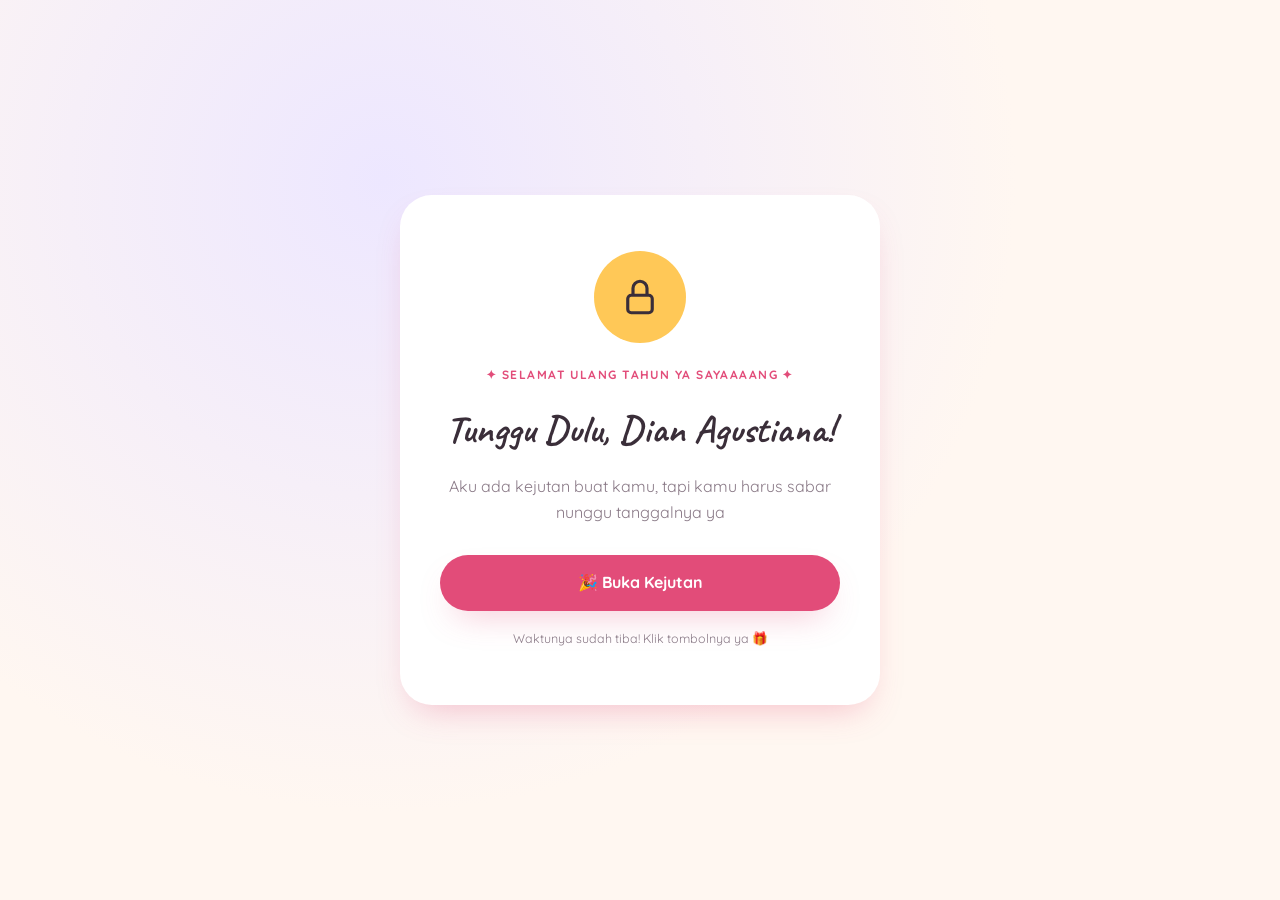
<file: index.html>
<!doctype html>
<html lang="id">
  <head>
    <meta charset="UTF-8" />
    <meta name="viewport" content="width=device-width, initial-scale=1.0" />
    <title>Selamat Ulang Tahun Sayaaaang 🔒</title>

    <link rel="preconnect" href="https://fonts.googleapis.com" />
    <link rel="preconnect" href="https://fonts.gstatic.com" crossorigin />
    <link
      href="https://fonts.googleapis.com/css2?family=Caveat:wght@600;700&family=Quicksand:wght@400;500;600;700&display=swap"
      rel="stylesheet"
    />

    <link rel="stylesheet" href="style.css" />
  </head>
  <body class="gembok-body">
    <div class="floating-decor" id="floatingHearts" aria-hidden="true"></div>

    <main class="gembok-card">
      <div class="gembok-icon-wrap" id="gemboklconWrap">
        <svg
          class="gembok-icon"
          id="gembokIcon"
          viewBox="0 0 24 24"
          aria-hidden="true"
        >
          <rect x="5" y="11" width="14" height="10" rx="2" />
          <path d="M8 11V7a4 4 0 0 1 8 0v4" />
        </svg>
      </div>

      <p class="gembok-eyebrow">✦ Selamat Ulang Tahun Ya Sayaaaang ✦</p>
      <h1 class="gembok-title">
        Tunggu Dulu, <span data-nama-pasangan>Sayang</span>!
      </h1>
      <p class="gembok-desc" id="pesanKunci">Ada kejutan buat kamu...</p>

      <div class="countdown" id="countdown">
        <div class="cd-item">
          <span class="cd-num" id="cdHari">00</span>
          <span class="cd-label">Hari</span>
        </div>
        <div class="cd-item">
          <span class="cd-num" id="cdJam">00</span>
          <span class="cd-label">Jam</span>
        </div>
        <div class="cd-item">
          <span class="cd-num" id="cdMenit">00</span>
          <span class="cd-label">Menit</span>
        </div>
        <div class="cd-item">
          <span class="cd-num" id="cdDetik">00</span>
          <span class="cd-label">Detik</span>
        </div>
      </div>

      <button class="btn btn-primary btn-buka" id="btnBuka" disabled>
        🔒 Masih Terkunci
      </button>
      <p class="gembok-hint" id="gembokHint">
        Kejutannya akan terbuka sendiri saat waktunya tiba 💛
      </p>
    </main>

    <script src="config.js"></script>
    <script src="script.js"></script>
    <script>
      document.addEventListener("DOMContentLoaded", () => {
        if (typeof CONFIG !== "undefined") {
          document.getElementById("pesanKunci").textContent = CONFIG.pesanKunci;
        }
      });
    </script>
  </body>
</html>
</file>
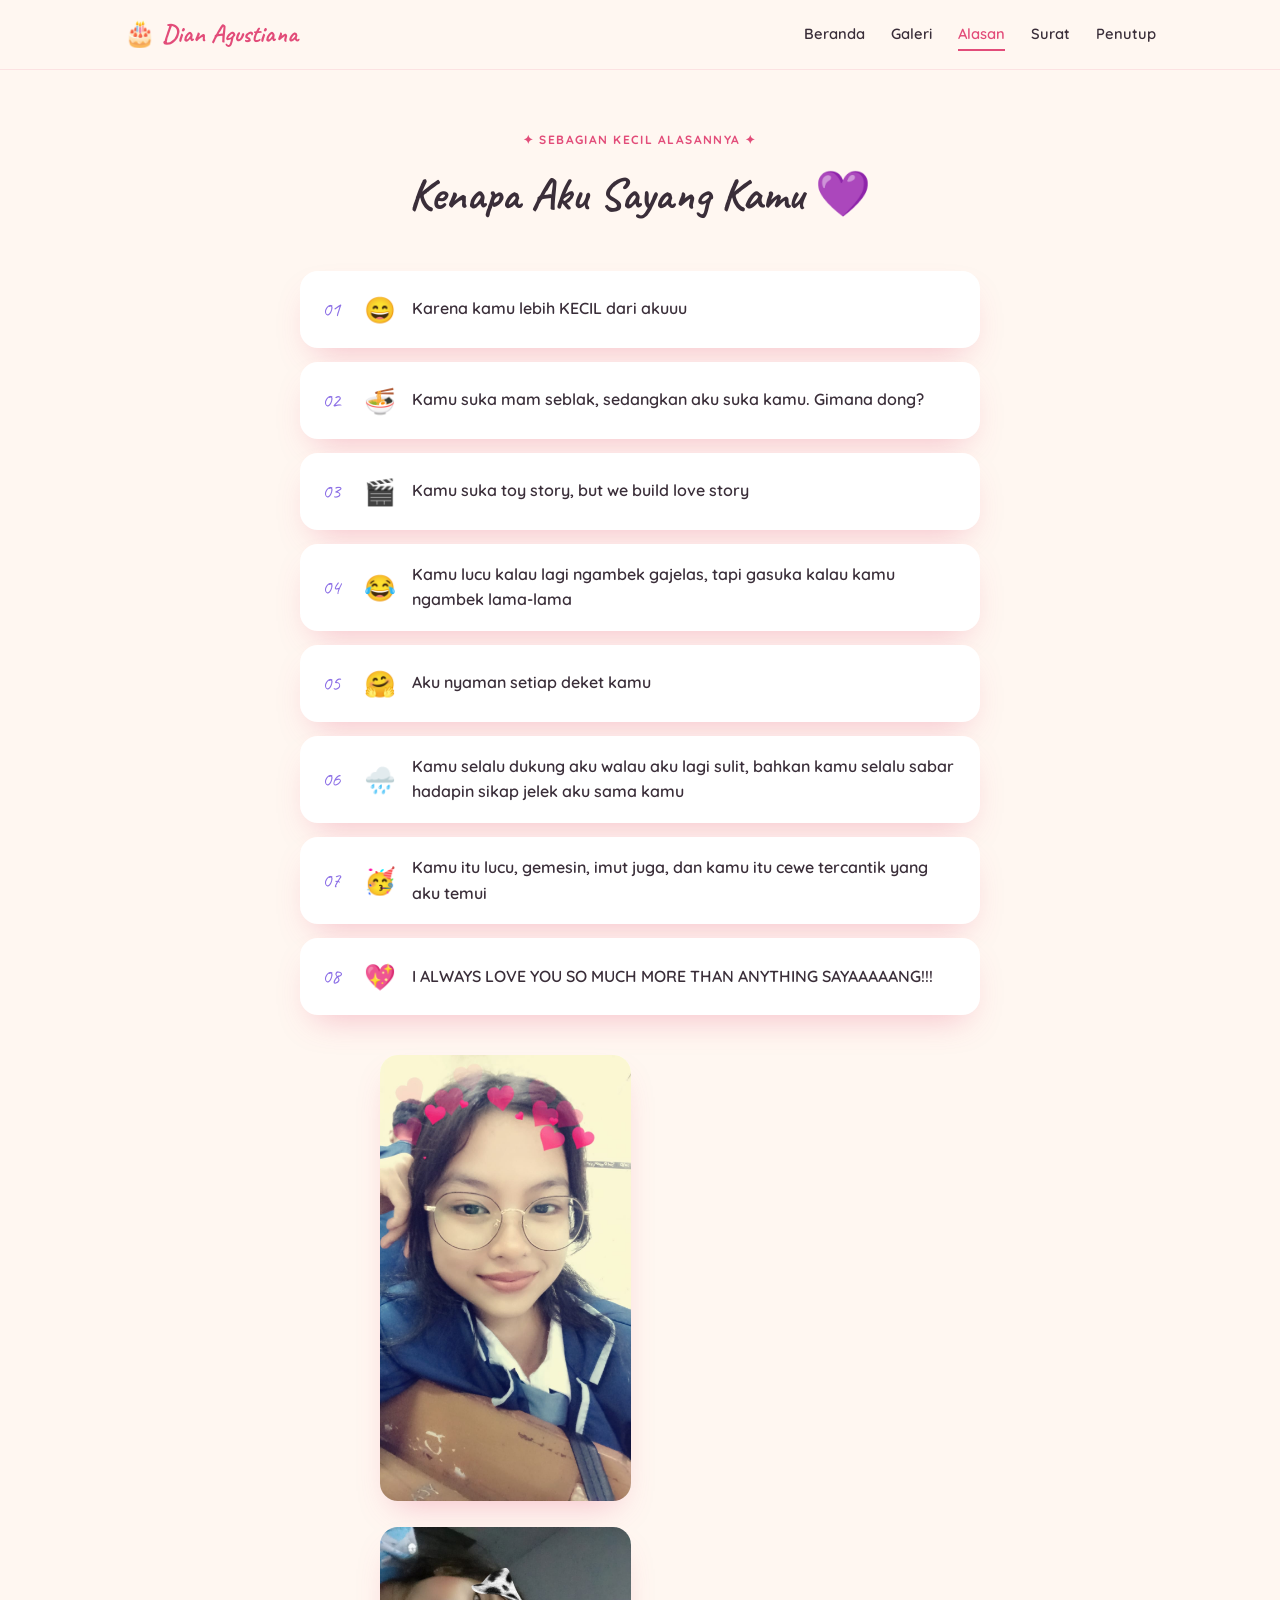
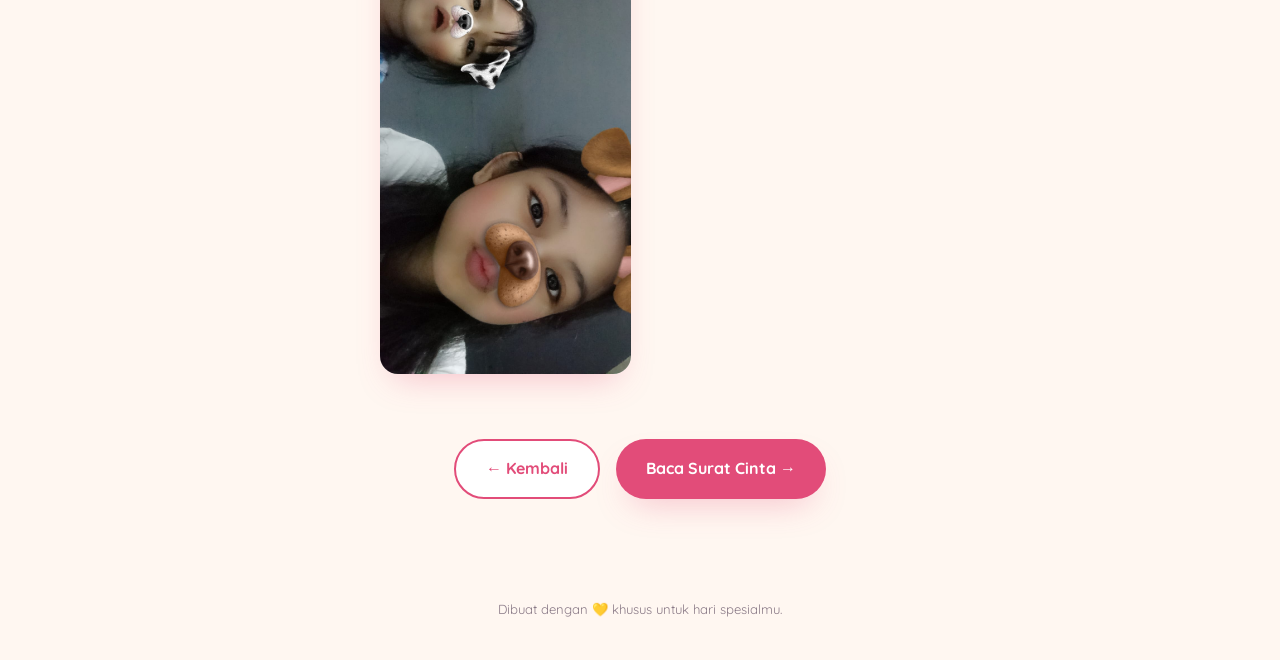
<file: alasan.html>
<!DOCTYPE html>
<html lang="id">
<head>
<meta charset="UTF-8">
<meta name="viewport" content="width=device-width, initial-scale=1.0">
<title>Alasan Aku Sayang Kamu 💜</title>

<link rel="preconnect" href="https://fonts.googleapis.com">
<link rel="preconnect" href="https://fonts.gstatic.com" crossorigin>
<link href="https://fonts.googleapis.com/css2?family=Caveat:wght@600;700&family=Quicksand:wght@400;500;600;700&display=swap" rel="stylesheet">

<link rel="stylesheet" href="style.css">
</head>
<body>

<div class="floating-decor" id="floatingHearts" aria-hidden="true"></div>

<nav class="site-nav">
  <div class="container nav-inner">
    <span class="nav-logo">🎂 Dian Agustiana</span>
    <div class="nav-links" id="navLinks">
      <a href="beranda.html">Beranda</a>
      <a href="galeri.html">Galeri</a>
      <a href="alasan.html" class="is-active">Alasan</a>
      <a href="surat.html">Surat</a>
      <a href="penutup.html">Penutup</a>
    </div>
  </div>
</nav>

<main class="page-section container">
  <p class="section-eyebrow">✦ Sebagian Kecil Alasannya ✦</p>
  <h1 class="section-title">Kenapa Aku Sayang Kamu 💜</h1>

  <ul class="alasan-list" id="alasanList">
  </ul>

  <div class="photo-grid grid-small" id="alasanFotoGrid" style="max-width:520px;margin-inline:auto;">
  </div>

  <div class="btn-row">
    <a href="galeri.html" class="btn btn-outline">← Kembali</a>
    <a href="surat.html" class="btn btn-primary">Baca Surat Cinta →</a>
  </div>
</main>

<footer class="site-footer">Dibuat dengan 💛 khusus untuk hari spesialmu.</footer>

<script src="config.js"></script>
<script src="script.js"></script>
</body>
</html>
</file>
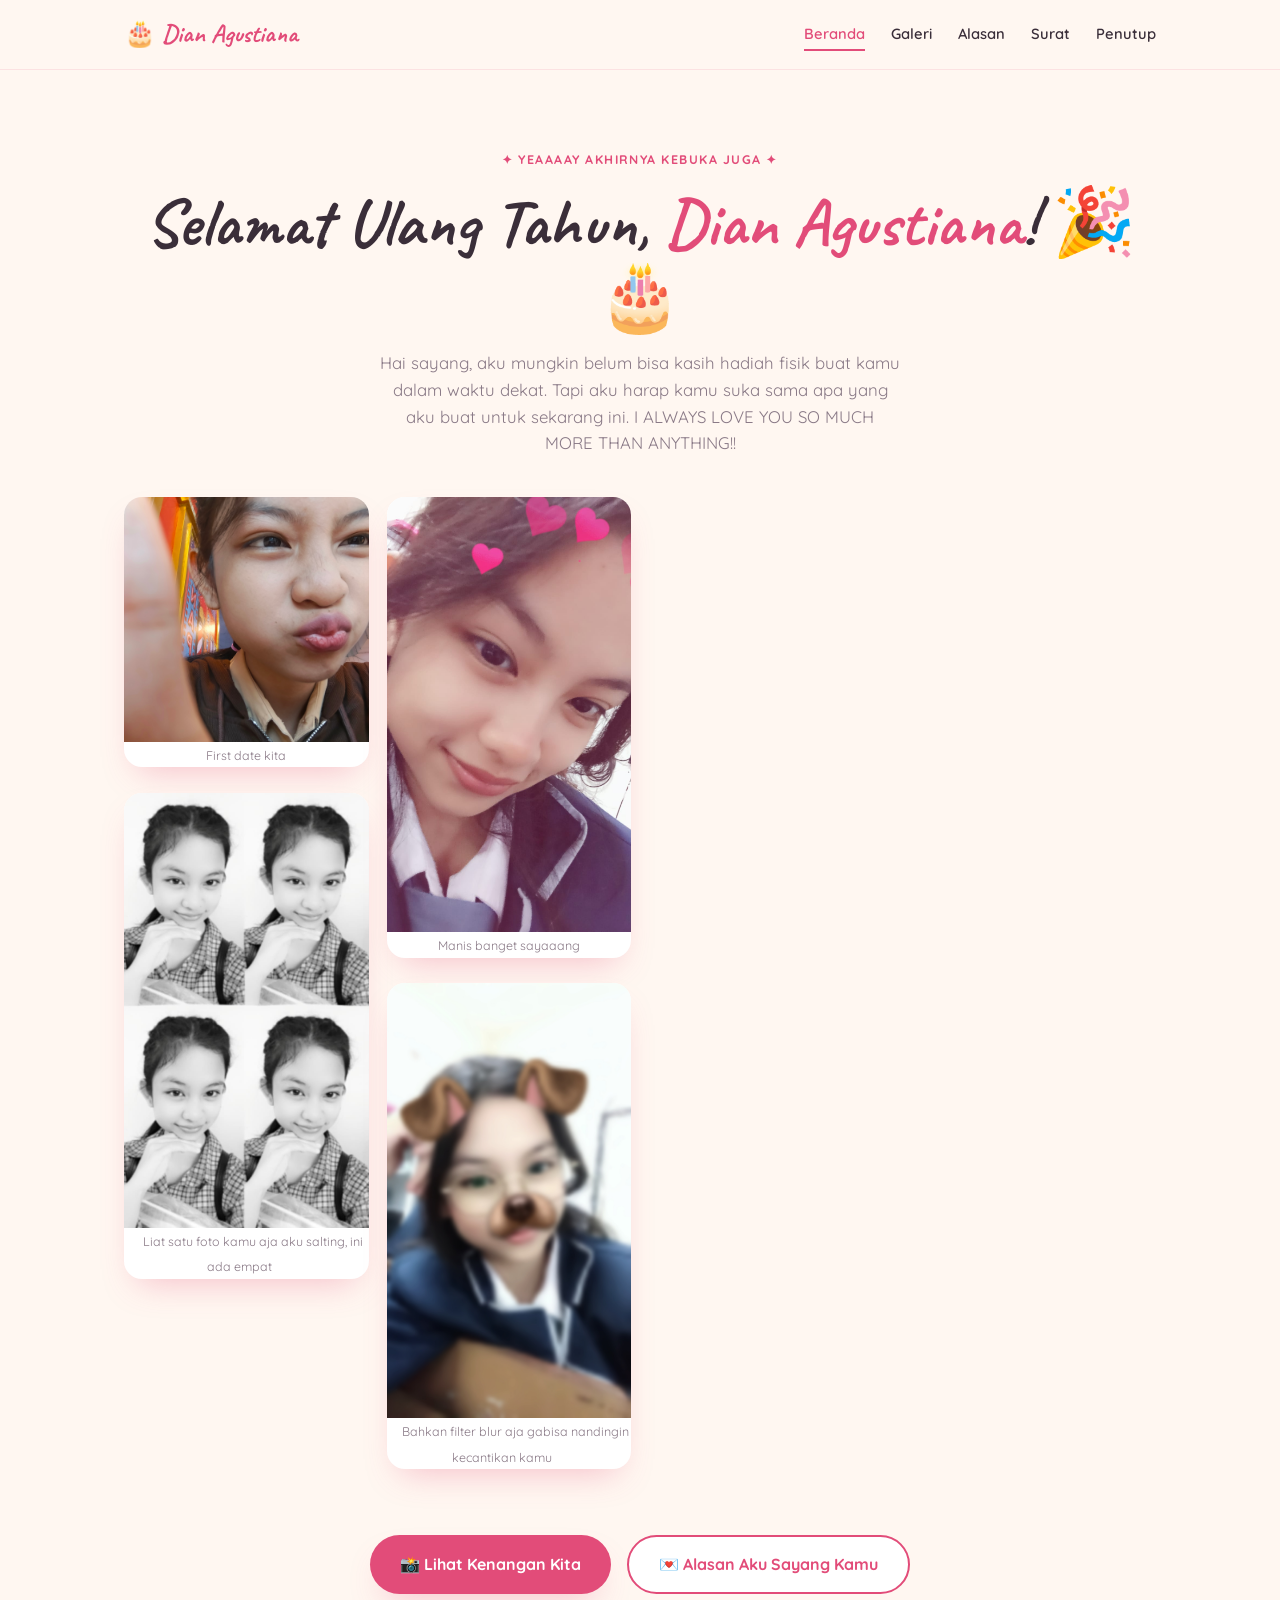
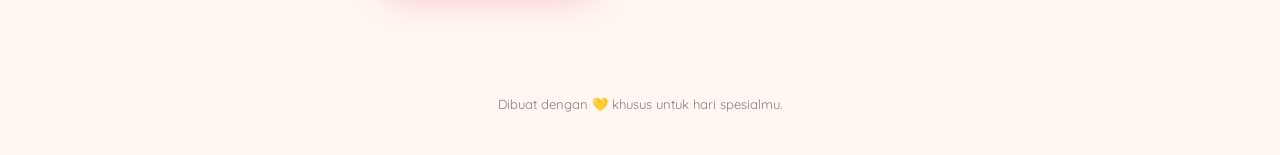
<file: beranda.html>
<!DOCTYPE html>
<html lang="id">
<head>
<meta charset="UTF-8">
<meta name="viewport" content="width=device-width, initial-scale=1.0">
<title>Selamat Ulang Tahun Sayaaaang 🎉</title>

<link rel="preconnect" href="https://fonts.googleapis.com">
<link rel="preconnect" href="https://fonts.gstatic.com" crossorigin>
<link href="https://fonts.googleapis.com/css2?family=Caveat:wght@600;700&family=Quicksand:wght@400;500;600;700&display=swap" rel="stylesheet">

<link rel="stylesheet" href="style.css">
</head>
<body>

<div class="floating-decor" id="floatingHearts" aria-hidden="true"></div>
<div class="floating-decor" id="confettiBurst" aria-hidden="true"></div>

<nav class="site-nav">
  <div class="container nav-inner">
    <span class="nav-logo">🎂 Dian Agustiana</span>
    <div class="nav-links" id="navLinks">
      <a href="beranda.html" class="is-active">Beranda</a>
      <a href="galeri.html">Galeri</a>
      <a href="alasan.html">Alasan</a>
      <a href="surat.html">Surat</a>
      <a href="penutup.html">Penutup</a>
    </div>
  </div>
</nav>

<main>
  <section class="hero container">
    <p class="eyebrow">✦ Yeaaaay Akhirnya Kebuka Juga ✦</p>
    <h1 class="hero-title">Selamat Ulang Tahun, <span data-nama-pasangan>Sayang</span>! 🎉🎂</h1>
    <p class="hero-tagline" data-tagline-hero>[Tulis satu kalimat manis / lucu pembuka di sini]</p>

    <div class="photo-grid" id="heroGrid">
    </div>

    <div class="btn-row">
      <a href="galeri.html" class="btn btn-primary">📸 Lihat Kenangan Kita</a>
      <a href="alasan.html" class="btn btn-outline">💌 Alasan Aku Sayang Kamu</a>
    </div>
  </section>
</main>

<footer class="site-footer">Dibuat dengan 💛 khusus untuk hari spesialmu.</footer>

<script src="config.js"></script>
<script src="script.js"></script>
</body>
</html>
</file>
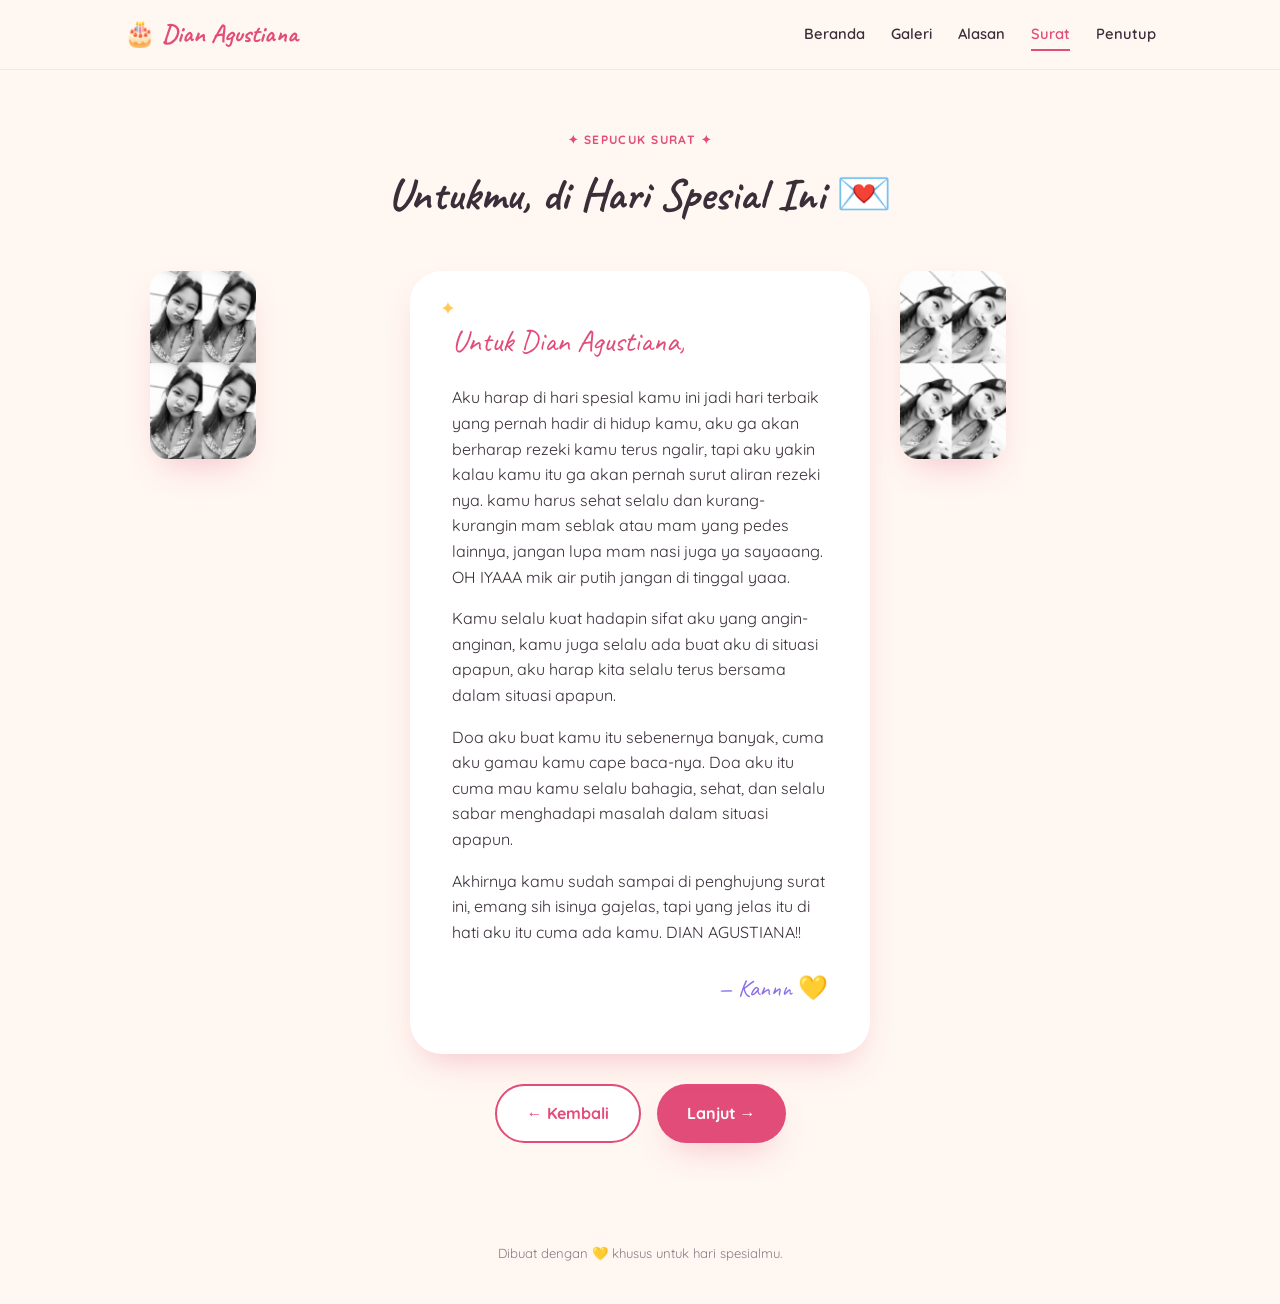
<file: surat.html>
<!DOCTYPE html>
<html lang="id">
<head>
<meta charset="UTF-8">
<meta name="viewport" content="width=device-width, initial-scale=1.0">
<title>Surat Untukmu 💌</title>

<link rel="preconnect" href="https://fonts.googleapis.com">
<link rel="preconnect" href="https://fonts.gstatic.com" crossorigin>
<link href="https://fonts.googleapis.com/css2?family=Caveat:wght@600;700&family=Quicksand:wght@400;500;600;700&display=swap" rel="stylesheet">

<link rel="stylesheet" href="style.css">
</head>
<body>

<div class="floating-decor" id="floatingHearts" aria-hidden="true"></div>

<nav class="site-nav">
  <div class="container nav-inner">
    <span class="nav-logo">🎂 Dian Agustiana</span>
    <div class="nav-links" id="navLinks">
      <a href="beranda.html">Beranda</a>
      <a href="galeri.html">Galeri</a>
      <a href="alasan.html">Alasan</a>
      <a href="surat.html" class="is-active">Surat</a>
      <a href="penutup.html">Penutup</a>
    </div>
  </div>
</nav>

<main class="page-section container">
  <p class="section-eyebrow">✦ Sepucuk Surat ✦</p>
  <h1 class="section-title">Untukmu, di Hari Spesial Ini 💌</h1>

  <div class="surat-wrap">
    <div class="photo-grid grid-small" id="suratFotoKiri" style="margin-block:0;"></div>

    <div class="surat-card">
      <p class="surat-greeting">Untuk <span data-nama-pasangan>Sayang</span>,</p>
      <div class="surat-body">
        <p>Aku harap di hari spesial kamu ini jadi hari terbaik yang pernah hadir di hidup kamu, aku ga akan berharap rezeki kamu terus ngalir, tapi aku yakin kalau kamu itu ga akan pernah surut aliran rezeki nya. kamu harus sehat selalu dan kurang-kurangin mam seblak atau mam yang pedes lainnya, jangan lupa mam nasi juga ya sayaaang. OH IYAAA mik air putih jangan di tinggal yaaa.</p>
        <p>Kamu selalu kuat hadapin sifat aku yang angin-anginan, kamu juga selalu ada buat aku di situasi apapun, aku harap kita selalu terus bersama dalam situasi apapun.</p>
        <p>Doa aku buat kamu itu sebenernya banyak, cuma aku gamau kamu cape baca-nya. Doa aku itu cuma mau kamu selalu bahagia, sehat, dan selalu sabar menghadapi masalah dalam situasi apapun.</p>
        <p>Akhirnya kamu sudah sampai di penghujung surat ini, emang sih isinya gajelas, tapi yang jelas itu di hati aku itu cuma ada kamu. DIAN AGUSTIANA!!</p>
      </div>
      <p class="surat-signoff">— <span data-nama-pengirim>Aku</span> 💛</p>
    </div>

    <div class="photo-grid grid-small" id="suratFotoKanan" style="margin-block:0;"></div>
  </div>

  <div class="btn-row">
    <a href="alasan.html" class="btn btn-outline">← Kembali</a>
    <a href="penutup.html" class="btn btn-primary">Lanjut →</a>
  </div>
</main>

<footer class="site-footer">Dibuat dengan 💛 khusus untuk hari spesialmu.</footer>

<script src="config.js"></script>
<script src="script.js"></script>
</body>
</html>
</file>
<file: style.css>
:root {
  --pink: #ff6f91;
  --pink-deep: #e24c79;
  --pink-soft: #ffe1ea;
  --purple: #8c6fe6;
  --purple-soft: #ede7ff;
  --gold: #ffc857;
  --cream: #fff7f1;
  --white: #ffffff;
  --dark: #3a2e39;
  --muted: #8a7a87;

  --font-display: "Caveat", cursive;
  --font-body: "Quicksand", -apple-system, sans-serif;

  --radius-md: 18px;
  --radius-lg: 32px;
  --shadow-soft: 0 16px 34px -14px rgba(226, 76, 121, 0.35);
  --transition: 0.3s cubic-bezier(0.4, 0, 0.2, 1);
}

* {
  box-sizing: border-box;
  margin: 0;
  padding: 0;
}
html {
  scroll-behavior: smooth;
}

@media (prefers-reduced-motion: reduce) {
  * {
    animation-duration: 0.001ms !important;
    transition-duration: 0.001ms !important;
  }
}

body {
  font-family: var(--font-body);
  color: var(--dark);
  background: var(--cream);
  line-height: 1.6;
  min-height: 100vh;
  position: relative;
  overflow-x: hidden;
}

img {
  max-width: 100%;
  display: block;
}
a {
  text-decoration: none;
  color: inherit;
}
ul {
  list-style: none;
}
button {
  font: inherit;
  cursor: pointer;
  border: none;
  background: none;
}

:focus-visible {
  outline: 3px solid var(--purple);
  outline-offset: 3px;
}

.container {
  max-width: 1080px;
  margin-inline: auto;
  padding-inline: 24px;
}

.btn {
  display: inline-flex;
  align-items: center;
  justify-content: center;
  gap: 8px;
  padding: 15px 30px;
  border-radius: 999px;
  font-weight: 700;
  font-size: 1rem;
  transition: var(--transition);
}

.btn-primary {
  background: var(--pink-deep);
  color: var(--white);
  box-shadow: var(--shadow-soft);
}
.btn-primary:hover {
  background: var(--pink);
  transform: translateY(-3px) scale(1.02);
}

.btn-outline {
  border: 2px solid var(--pink-deep);
  color: var(--pink-deep);
  background: var(--white);
}
.btn-outline:hover {
  background: var(--pink-deep);
  color: var(--white);
}

.btn:disabled {
  opacity: 0.55;
  cursor: not-allowed;
}

.btn-row {
  display: flex;
  gap: 16px;
  flex-wrap: wrap;
  justify-content: center;
  margin-top: 30px;
}

.site-nav {
  position: sticky;
  top: 0;
  z-index: 50;
  background: rgba(255, 247, 241, 0.92);
  backdrop-filter: blur(10px);
  border-bottom: 1px solid rgba(226, 76, 121, 0.12);
}

.nav-inner {
  display: flex;
  align-items: center;
  justify-content: space-between;
  padding-block: 14px;
}

.nav-logo {
  font-family: var(--font-display);
  font-size: 1.6rem;
  color: var(--pink-deep);
  font-weight: 700;
}

.nav-links {
  display: flex;
  gap: 26px;
  flex-wrap: wrap;
}

.nav-links a {
  font-size: 0.92rem;
  font-weight: 600;
  color: var(--dark);
  padding-block: 4px;
  border-bottom: 2px solid transparent;
  transition: var(--transition);
}
.nav-links a:hover,
.nav-links a.is-active {
  color: var(--pink-deep);
  border-bottom-color: var(--pink-deep);
}

.floating-decor {
  position: fixed;
  inset: 0;
  overflow: hidden;
  pointer-events: none;
  z-index: 1;
}

.float-item {
  position: absolute;
  bottom: -40px;
  font-size: 1.6rem;
  opacity: 0.85;
  animation: float-up linear forwards;
}

@keyframes float-up {
  0% {
    transform: translateY(0) rotate(0deg);
    opacity: 0;
  }
  10% {
    opacity: 0.85;
  }
  100% {
    transform: translateY(-110vh) rotate(360deg);
    opacity: 0;
  }
}

.confetti-piece {
  position: absolute;
  top: -20px;
  width: 10px;
  height: 14px;
  opacity: 0.9;
  animation: confetti-fall linear forwards;
}

@keyframes confetti-fall {
  0% {
    transform: translateY(0) rotate(0deg);
  }
  100% {
    transform: translateY(110vh) rotate(540deg);
  }
}

.gembok-body {
  background: radial-gradient(
    circle at 30% 20%,
    var(--purple-soft),
    var(--cream) 55%
  );
  display: flex;
  align-items: center;
  justify-content: center;
  min-height: 100vh;
  padding: 24px;
}

.gembok-card {
  position: relative;
  z-index: 2;
  background: var(--white);
  border-radius: var(--radius-lg);
  padding: 56px 40px;
  max-width: 480px;
  width: 100%;
  text-align: center;
  box-shadow: var(--shadow-soft);
}

.gembok-icon-wrap {
  width: 92px;
  height: 92px;
  margin: 0 auto 22px;
  border-radius: 50%;
  background: var(--purple-soft);
  display: flex;
  align-items: center;
  justify-content: center;
  transition: var(--transition);
}
.gembok-icon-wrap.is-open {
  background: var(--gold);
}

.gembok-icon {
  width: 42px;
  height: 42px;
  stroke: var(--purple);
  fill: none;
  stroke-width: 1.8;
  transition: var(--transition);
}
.gembok-icon.is-open {
  stroke: var(--dark);
}

.gembok-eyebrow {
  color: var(--pink-deep);
  font-weight: 700;
  letter-spacing: 0.12em;
  text-transform: uppercase;
  font-size: 0.75rem;
  margin-bottom: 14px;
}

.gembok-title {
  font-family: var(--font-display);
  font-size: 2.4rem;
  color: var(--dark);
  margin-bottom: 14px;
}

.gembok-desc {
  color: var(--muted);
  margin-bottom: 30px;
}

.countdown {
  display: flex;
  gap: 12px;
  justify-content: center;
  margin-bottom: 30px;
}

.cd-item {
  background: var(--cream);
  border-radius: var(--radius-md);
  padding: 14px 10px;
  min-width: 64px;
}

.cd-num {
  display: block;
  font-family: var(--font-display);
  font-size: 1.8rem;
  color: var(--pink-deep);
  font-weight: 700;
}

.cd-label {
  font-size: 0.68rem;
  color: var(--muted);
  text-transform: uppercase;
  letter-spacing: 0.06em;
}

.btn-buka {
  width: 100%;
}
.btn-buka.shake {
  animation: shake 0.4s;
}
@keyframes shake {
  0%,
  100% {
    transform: translateX(0);
  }
  25% {
    transform: translateX(-6px);
  }
  75% {
    transform: translateX(6px);
  }
}

.gembok-hint {
  margin-top: 18px;
  font-size: 0.78rem;
  color: var(--muted);
}

.hero {
  position: relative;
  padding-block: 80px 60px;
  text-align: center;
}

.hero .eyebrow {
  color: var(--pink-deep);
  font-weight: 700;
  letter-spacing: 0.12em;
  text-transform: uppercase;
  font-size: 0.78rem;
  margin-bottom: 16px;
}

.hero-title {
  font-family: var(--font-display);
  font-size: clamp(2.6rem, 7vw, 4.2rem);
  color: var(--dark);
  line-height: 1.1;
  margin-bottom: 16px;
}
.hero-title span {
  color: var(--pink-deep);
}

.hero-tagline {
  color: var(--muted);
  font-size: 1.05rem;
  max-width: 520px;
  margin: 0 auto 10px;
}

.photo-grid {
  columns: 2;
  column-gap: 18px;
  margin-block: 40px;
  position: relative;
  z-index: 2;
}

.photo-grid.grid-small {
  columns: 2;
}
.photo-grid.grid-single {
  columns: 1;
}

@media (min-width: 700px) {
  .photo-grid {
    columns: 3;
  }
}
@media (min-width: 1000px) {
  .photo-grid {
    columns: 4;
  }
}

.photo-slot {
  position: relative;
  display: inline-block;
  width: 100%;
  break-inside: avoid;
  margin-bottom: 18px;
  border-radius: var(--radius-md);
  overflow: hidden;
  background: var(--white);
  box-shadow: var(--shadow-soft);
}

.photo-slot-media {
  position: relative;
  aspect-ratio: 4 / 5;
  background: repeating-linear-gradient(
    135deg,
    var(--pink-soft) 0 14px,
    var(--purple-soft) 14px 28px
  );
}

.photo-slot-media:has(img) {
  aspect-ratio: auto;
  background: var(--white);
}

.photo-slot-media img {
  display: block;
  width: 100%;
  height: auto;
}

.photo-caption {
  padding: 10px 14px 14px;
  font-size: 0.78rem;
  color: var(--muted);
  background: var(--white);
  text-align: center;
}

.photo-slot .placeholder-label {
  position: absolute;
  inset: 0;
  display: flex;
  align-items: center;
  justify-content: center;
  text-align: center;
  padding: 14px;
  font-size: 0.78rem;
  color: var(--muted);
}

.photo-slot-media:has(img) .placeholder-label {
  display: none;
}

.page-section {
  padding-block: 60px;
  position: relative;
  z-index: 2;
}

.section-eyebrow {
  color: var(--pink-deep);
  font-weight: 700;
  letter-spacing: 0.12em;
  text-transform: uppercase;
  font-size: 0.75rem;
  margin-bottom: 10px;
  text-align: center;
}

.section-title {
  font-family: var(--font-display);
  font-size: clamp(2rem, 4vw, 2.8rem);
  color: var(--dark);
  text-align: center;
  margin-bottom: 40px;
}

.alasan-list {
  max-width: 680px;
  margin: 0 auto;
  display: flex;
  flex-direction: column;
  gap: 14px;
}

.alasan-item {
  display: flex;
  align-items: center;
  gap: 16px;
  background: var(--white);
  border-radius: var(--radius-md);
  padding: 18px 22px;
  box-shadow: var(--shadow-soft);
  transition: var(--transition);
}
.alasan-item:hover {
  transform: translateX(6px);
}

.alasan-emoji {
  font-size: 1.6rem;
  flex-shrink: 0;
}
.alasan-text {
  font-weight: 600;
}

.alasan-number {
  font-family: var(--font-display);
  font-size: 1.3rem;
  color: var(--purple);
  min-width: 26px;
}

.surat-wrap {
  display: grid;
  grid-template-columns: 1fr 2fr 1fr;
  gap: 30px;
  align-items: start;
  max-width: 980px;
  margin-inline: auto;
}

.surat-card {
  background: var(--white);
  border-radius: var(--radius-lg);
  padding: 46px 42px;
  box-shadow: var(--shadow-soft);
  position: relative;
}

.surat-card::before {
  content: "✦";
  position: absolute;
  top: 22px;
  left: 30px;
  color: var(--gold);
  font-size: 1.2rem;
}

.surat-greeting {
  font-family: var(--font-display);
  font-size: 1.9rem;
  color: var(--pink-deep);
  margin-bottom: 20px;
}

.surat-body p {
  color: var(--dark);
  margin-bottom: 16px;
}

.surat-signoff {
  margin-top: 24px;
  font-family: var(--font-display);
  font-size: 1.5rem;
  color: var(--purple);
  text-align: right;
}

.penutup-hero {
  text-align: center;
  padding-block: 70px 30px;
}

.penutup-title {
  font-family: var(--font-display);
  font-size: clamp(2.6rem, 7vw, 4rem);
  color: var(--pink-deep);
  margin-bottom: 16px;
}

.penutup-sub {
  color: var(--muted);
  max-width: 500px;
  margin: 0 auto;
}

.site-footer {
  text-align: center;
  padding-block: 40px;
  color: var(--muted);
  font-size: 0.82rem;
  position: relative;
  z-index: 2;
}

@media (max-width: 760px) {
  .nav-links {
    gap: 14px;
  }
  .nav-links a {
    font-size: 0.82rem;
  }
  .surat-wrap {
    grid-template-columns: 1fr;
  }
  .surat-card {
    padding: 32px 24px;
  }
  .countdown {
    gap: 8px;
  }
  .cd-item {
    min-width: 54px;
    padding: 10px 6px;
  }
  .cd-num {
    font-size: 1.4rem;
  }
}
</file>
